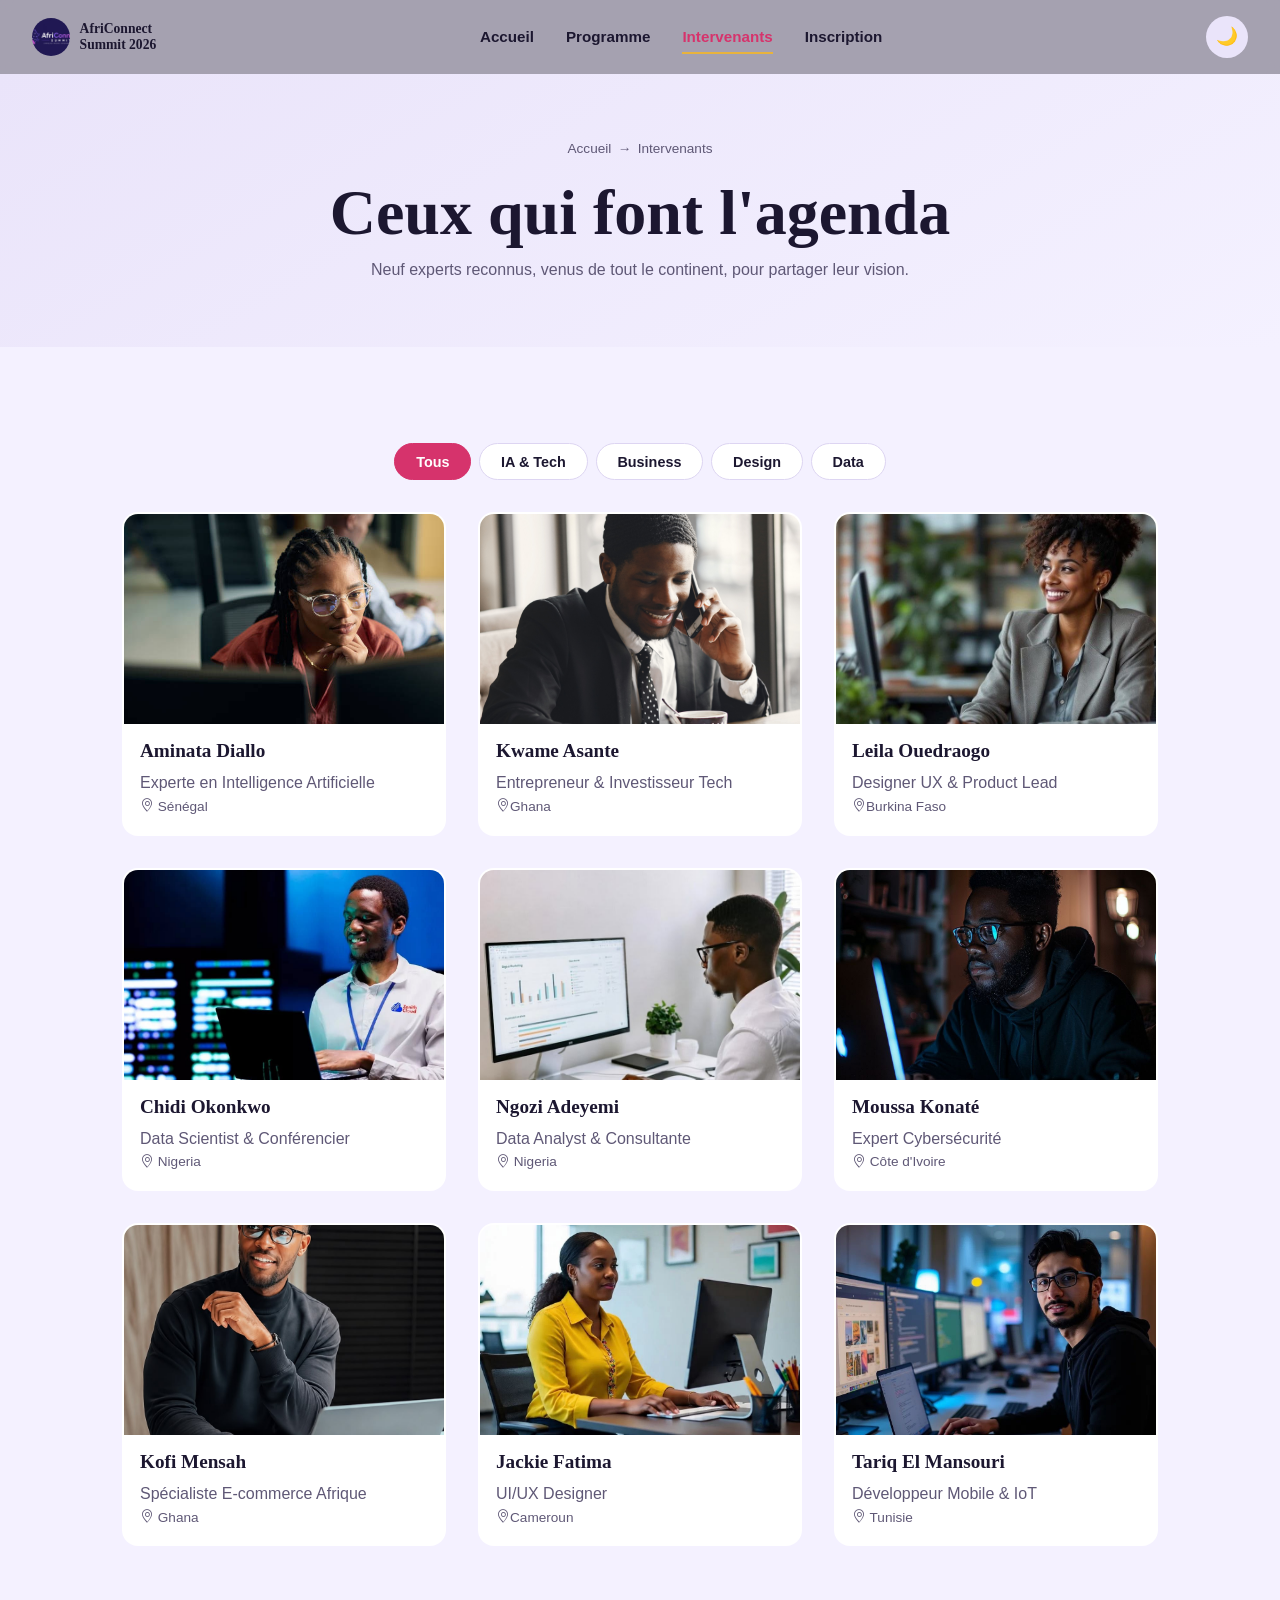
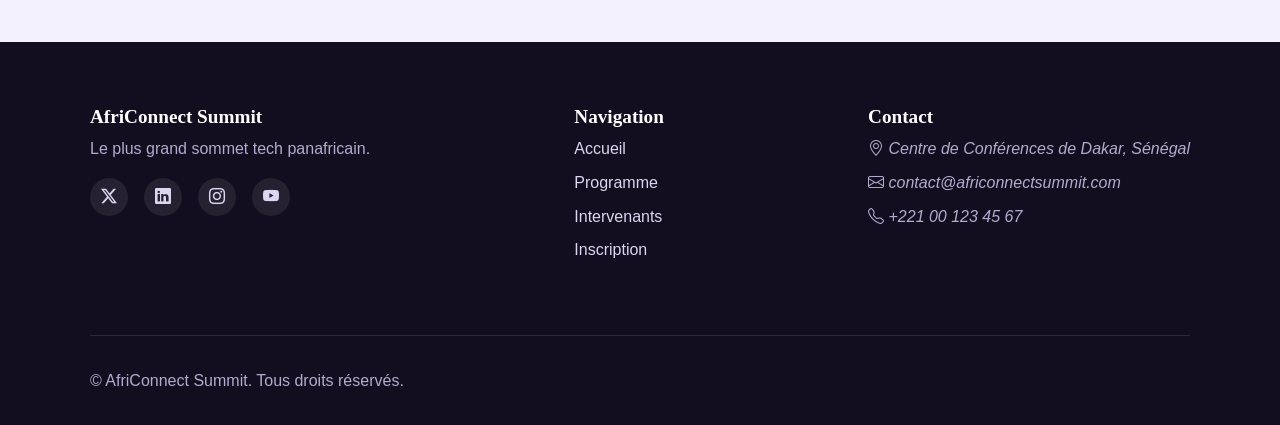
<file: intervenants.html>
<!doctype html>
<html lang="fr" data-theme="light">
  <head>
    <meta charset="UTF-8" />
    <meta name="viewport" content="width=device-width, initial-scale=1.0" />
    <title>AfriConnect Summit</title>
    <link rel="stylesheet" href="css/style.css" />
    <link rel="stylesheet" href="https://cdn.jsdelivr.net/npm/bootstrap-icons@1.11.3/font/bootstrap-icons.css" />

  </head>
  <body>
     <header class="site-header">
      <nav class="navbar" id="navbar" aria-label="Navigation principale">
        <a href="index.html" class="navbar__brand" aria-label="AfriConnect Summit 2026 - Accueil">
          <img src="images/AfriConnet_Logo.jpeg" alt="Logo AfriConnect Summit" class="navbar__logo" />
          <span>AfriConnect<br />Summit 2026</span>
        </a>
        <ul class="navbar__links">
          <li><a href="index.html">Accueil</a></li>
          <li><a href="programme.html">Programme</a></li>
          <li><a href="intervenants.html" aria-current="page">Intervenants</a></li>
          <li><a href="contact.html">Inscription</a></li>
        </ul>
        <div class="navbar__actions">
          
          <button id="btn-theme" class="icon-btn" aria-label="Basculer le mode sombre">
            <span id="theme-icon" aria-hidden="true">🌙</span>
          </button>
        </div>
      </nav>
    </header>

    <main>
      <section class="page-banner" aria-labelledby="intervenants-titre">
        <nav class="breadcrumb" aria-label="Fil d'Ariane">
          <ol>
            <li><a href="index.html">Accueil</a></li>
            <li aria-current="page">Intervenants</li>
          </ol>
        </nav>
        <h1 id="intervenants-titre">Ceux qui font l'agenda</h1>
        <p>Neuf experts reconnus, venus de tout le continent, pour partager leur vision.</p>
      </section>

      <section class="speaker-filters" aria-label="Filtrer les intervenants par thématique">
        <button class="filter-chip filter-chip--actif" data-filtre="tous">Tous</button>
        <button class="filter-chip" data-filtre="ia-tech">IA & Tech</button>
        <button class="filter-chip" data-filtre="business">Business</button>
        <button class="filter-chip" data-filtre="design">Design</button>
        <button class="filter-chip" data-filtre="data">Data</button>
      </section>

      <section class="speaker-grid" aria-labelledby="grille-titre">
        <h2 id="grille-titre" class="sr-only">Liste des intervenants</h2>

        <article class="speaker-card" data-categorie="ia-tech">
          <img src="images/Ign IA.jpg" alt="Photo d'Aminata Diallo, experte en Intelligence Artificielle" />
          <div class="speaker-card__body">
            <h3>Aminata Diallo</h3>
            <p>Experte en Intelligence Artificielle</p>
            <p class="speaker-card__pays"><i class="bi bi-geo-alt" aria-hidden="true"></i> Sénégal</p>
          </div>
        </article>

        <article class="speaker-card" data-categorie="business">
          <img src="images/Entrepreneur.jpg" alt="Photo de Papa Omar Sow, entrepreneur et investisseur tech" />
          <div class="speaker-card__body">
            <h3>Kwame Asante</h3>
            <p>Entrepreneur & Investisseur Tech</p>
            <p class="speaker-card__pays"><i class="bi bi-geo-alt" aria-hidden="true"></i>Ghana</p>
          </div>
        </article>

        <article class="speaker-card" data-categorie="design">
          <img src="images/Designer.jpeg" alt="Photo de Soda Diop, designer UX" />
          <div class="speaker-card__body">
            <h3>Leila Ouedraogo</h3>
            <p>Designer UX & Product Lead</p>
            <p class="speaker-card__pays"><i class="bi bi-geo-alt" aria-hidden="true"></i>Burkina Faso</p>
          </div>
        </article>

        <article class="speaker-card" data-categorie="data">
          <img src="images/Data scientist.jpeg" alt="Photo de Chidi Okonkwo, expert en Data Science" />
          <div class="speaker-card__body">
            <h3>Chidi Okonkwo</h3>
            <p>Data Scientist & Conférencier</p>
            <p class="speaker-card__pays"><i class="bi bi-geo-alt" aria-hidden="true"></i> Nigeria</p>
          </div>
        </article>

        <article class="speaker-card" data-categorie="data">
          <img src="images/Analist.jpeg" alt="Photo de Ngozi Adeyemi, data analyst" />
          <div class="speaker-card__body">
            <h3>Ngozi Adeyemi</h3>
            <p>Data Analyst & Consultante</p>
            <p class="speaker-card__pays"><i class="bi bi-geo-alt" aria-hidden="true"></i> Nigeria</p>
          </div>
        </article>

        <article class="speaker-card" data-categorie="ia-tech">
          <img src="images/cybert.jpeg" alt="Photo de Moussa Konaté, expert en cybersécurité" />
          <div class="speaker-card__body">
            <h3>Moussa Konaté</h3>
            <p>Expert Cybersécurité</p>
            <p class="speaker-card__pays"><i class="bi bi-geo-alt" aria-hidden="true"></i> Côte d'Ivoire</p>
          </div>
        </article>

        <article class="speaker-card" data-categorie="business">
          <img src="images/E-commerce.jpeg" alt="Photo de Kofi Mensah, spécialiste e-commerce" />
          <div class="speaker-card__body">
            <h3>Kofi Mensah</h3>
            <p>Spécialiste E-commerce Afrique</p>
            <p class="speaker-card__pays"><i class="bi bi-geo-alt" aria-hidden="true"></i> Ghana</p>
          </div>
        </article>

        <article class="speaker-card" data-categorie="design">
          <img src="images/DES_UI&UX.jpeg" alt="Photo de Leila Ouedraogo, product designer" />
          <div class="speaker-card__body">
            <h3>Jackie Fatima</h3>
            <p>UI/UX Designer</p>
            <p class="speaker-card__pays"><i class="bi bi-geo-alt" aria-hidden="true"></i>Cameroun</p>
          </div>
        </article>

        <article class="speaker-card" data-categorie="ia-tech">
          <img src="images/Dev_Mobile.jpeg" alt="Photo de Tariq El Mansouri, développeur mobile et IoT" />
          <div class="speaker-card__body">
            <h3>Tariq El Mansouri</h3>
            <p>Développeur Mobile & IoT</p>
            <p class="speaker-card__pays"><i class="bi bi-geo-alt" aria-hidden="true"></i> Tunisie</p>
          </div>
        </article>
      </section>
    </main>

    <footer class="site-footer">
      <div class="site-footer__grid">
        <div class="site-footer__col">
          <h3>AfriConnect Summit</h3>
          <p>Le plus grand sommet tech panafricain.</p>
          <nav class="social-links" aria-label="Réseaux sociaux">
            <a href="#" aria-label="Twitter"><i class="bi bi-twitter-x" aria-hidden="true"></i></a>
            <a href="#" aria-label="LinkedIn"><i class="bi bi-linkedin" aria-hidden="true"></i></a>
            <a href="#" aria-label="Instagram"><i class="bi bi-instagram" aria-hidden="true"></i></a>
            <a href="#" aria-label="YouTube"><i class="bi bi-youtube" aria-hidden="true"></i></a>
          </nav>
        </div>
        <div class="site-footer__col">
          <h3>Navigation</h3>
          <ul>
            <li><a href="index.html">Accueil</a></li>
            <li><a href="programme.html">Programme</a></li>
            <li><a href="intervenants.html">Intervenants</a></li>
            <li><a href="contact.html">Inscription</a></li>
          </ul>
        </div>
        <div class="site-footer__col">
          <h3>Contact</h3>
          <address>
            <p><i class="bi bi-geo-alt" aria-hidden="true"></i> Centre de Conférences de Dakar, Sénégal</p>
            <p><i class="bi bi-envelope" aria-hidden="true"></i> <a href="mailto:contact@africonnectsummit.com">contact@africonnectsummit.com</a></p>
            <p><i class="bi bi-telephone" aria-hidden="true"></i> <a href="tel:+221001234567">+221 00 123 45 67</a></p>
          </address>
        </div>
      </div>
      <div class="site-footer__bottom">
        <p>&copy; <span id="annee-footer"></span> AfriConnect Summit. Tous droits réservés.</p>
        <button id="btn-top" class="back-to-top" aria-label="Retourner en haut de la page">
          <i class="bi bi-arrow-up" aria-hidden="true"></i>
        </button>
      </div>
    </footer
    <script src="js/main.js"></script>
  </body>
</html>
</file>
<file: css/style.css>
/*  1. VARIABLES CSS */
:root {
  --clr-ink: #120e1f;
  --clr-paper: #f4f1ff;
  --clr-magenta: #d6336c;
  --clr-teal: #0f9b8e;
  --clr-gold: #e8b33d;

  --fond-page: var(--clr-paper);
  --fond-carte: #ffffff;
  --fond-alterne: #eae4fa;
  --texte-principal: #1c1730;
  --texte-secondaire: #5f5876;
  --bordure: #ddd5f2;

  --police-titre: "Fraunces", serif;
  --police-texte: "Manrope", sans-serif;

  --esp-xs: 0.5rem;
  --esp-sm: 1rem;
  --esp-md: 2rem;
  --esp-lg: 4rem;
  --esp-xl: 6rem;

  --radius: 16px;
  --ombre: 0 12px 32px rgba(18, 14, 31, 0.1);
  --ombre-forte: 0 22px 48px rgba(18, 14, 31, 0.18);
  --halo-magenta: 0 0 0 4px rgba(214, 51, 108, 0.15), 0 20px 40px rgba(214, 51, 108, 0.25);
  --transition: 0.25s ease;
}

[data-theme="dark"] {
  --fond-page: var(--clr-ink);
  --fond-carte: #1b1530;
  --fond-alterne: #221b3a;
  --texte-principal: #f4f1ff;
  --texte-secondaire: #b3abcf;
  --bordure: #332b52;
  --ombre: 0 12px 32px rgba(0, 0, 0, 0.4);
  --ombre-forte: 0 22px 48px rgba(0, 0, 0, 0.55);
}

/* 2. RESET & BASE */
* {
  margin: 0;
  padding: 0;
  box-sizing: border-box;
}
html {
  scroll-behavior: smooth;
}

body {
  font-family: var(--police-texte);
  background-color: var(--fond-page);
  color: var(--texte-principal);
  line-height: 1.6;
  transition:
    background-color var(--transition),
    color var(--transition);
  overflow-x: hidden;
}

h1,
h2,
h3 {
  font-family: var(--police-titre);
  font-weight: 700;
  line-height: 1.15;
}
h1 {
  font-size: clamp(2.4rem, 5vw, 4rem);
}
h2.section-title {
  font-size: clamp(1.8rem, 3.5vw, 2.6rem);
  margin-bottom: var(--esp-md);
}
h3 {
  font-size: 1.2rem;
  margin-bottom: var(--esp-xs);
}
p {
  color: var(--texte-secondaire);
}
a {
  text-decoration: none;
  color: inherit;
}
img {
  max-width: 100%;
  display: block;
}
ul,
ol {
  list-style: none;
  margin: 0;
  padding: 0;
}
button {
  font-family: var(--police-texte);
  cursor: pointer;
  border: none;
  background: none;
}

.sr-only {
  position: absolute;
  width: 1px;
  height: 1px;
  overflow: hidden;
  clip: rect(0 0 0 0);
}

section {
  padding: var(--esp-xl) var(--esp-md);
}
.section-title {
  text-align: center;
}

a:focus-visible,
button:focus-visible,
input:focus-visible,
select:focus-visible,
textarea:focus-visible,
label:focus-visible {
  outline: 3px solid var(--clr-gold);
  outline-offset: 2px;
}

.btn {
  display: inline-flex;
  align-items: center;
  gap: 0.5rem;
  padding: 0.9rem 1.8rem;
  border-radius: 100px;
  font-weight: 700;
  transition:
    transform var(--transition),
    box-shadow var(--transition),
    background-color var(--transition);
}
.btn--fill {
  background-color: var(--clr-magenta);
  color: #fff;
}
.btn--outline {
  background-color: #fff;
  border: 2px solid #fff;
  color: var(--clr-magenta);
}
.btn--outline:hover {
  background-color: var(--clr-magenta);
  border-color: var(--clr-magenta);
  color: #fff;
}
.btn:hover {
  transform: translateY(-3px);
  box-shadow: var(--ombre);
}
.btn--fill:hover {
  background-color: var(--clr-teal);
}
/* ------------------------------------------------------------
   3. NAVBAR (Flexbox #1)
   ------------------------------------------------------------ */
.site-header {
  position: sticky;
  top: 0;
  z-index: 100;
}

.navbar {
  display: flex;
  align-items: center;
  justify-content: space-between;
  padding: 1rem var(--esp-md);
  background-color: rgba(18, 14, 31, 0.35);
  backdrop-filter: blur(6px);
  transition:
    background-color var(--transition),
    box-shadow var(--transition),
    padding var(--transition);
}

.navbar.scrolled {
  background-color: var(--fond-carte);
  box-shadow: var(--ombre);
  padding: 0.6rem var(--esp-md);
}

.navbar__brand {
  display: flex;
  align-items: center;
  gap: 0.6rem;
  font-family: var(--police-titre);
  font-weight: 700;
  font-size: 0.85rem;
  line-height: 1.2;
}

/* Logo image (remplace l'ancien rond "AC" texte) */
.navbar__logo {
  width: 38px;
  height: 38px;
  border-radius: 50%;
  object-fit: cover;
  flex-shrink: 0;
}

.navbar__links {
  display: flex;
  gap: var(--esp-md);
}

.navbar__links a {
  font-weight: 600;
  font-size: 0.95rem;
  padding: 0.4rem 0;
  border-bottom: 2px solid transparent;
  transition:
    border-color var(--transition),
    color var(--transition);
}

.navbar__links a:hover,
.navbar__links a[aria-current="page"] {
  color: var(--clr-magenta);
  border-color: var(--clr-gold);
}

.navbar__actions {
  display: flex;
  align-items: center;
  gap: var(--esp-sm);
}

.icon-btn {
  width: 42px;
  height: 42px;
  border-radius: 50%;
  background-color: var(--fond-alterne);
  display: flex;
  align-items: center;
  justify-content: center;
  transition:
    transform var(--transition),
    background-color var(--transition);
}
.icon-btn:hover {
  background-color: var(--clr-gold);
  transform: rotate(15deg);
}

#theme-icon {
  font-size: 1.1rem;
  line-height: 1;
}

.hamburger {
  display: none;
  flex-direction: column;
  gap: 5px;
  width: 30px;
}
.hamburger span {
  height: 2px;
  background-color: var(--texte-principal);
  border-radius: 2px;
  transition:
    transform var(--transition),
    opacity var(--transition);
}
.hamburger[aria-expanded="true"] span:nth-child(1) {
  transform: translateY(7px) rotate(45deg);
}
.hamburger[aria-expanded="true"] span:nth-child(2) {
  opacity: 0;
}
.hamburger[aria-expanded="true"] span:nth-child(3) {
  transform: translateY(-7px) rotate(-45deg);
}

/* ------------------------------------------------------------
   4. HERO — fond vidéo/photo + compte à rebours "chiffres nus"
   ------------------------------------------------------------ */
.hero {
  position: relative;
  display: flex;
  align-items: center;
  justify-content: space-between;
  gap: var(--esp-lg);
  min-height: 100vh;
  padding: var(--esp-lg) var(--esp-md);
  overflow: hidden;
  opacity: 0;
  transform: translateY(24px);
  animation: apparition 0.9s ease forwards 0.15s;
}

.hero__bg-video,
.hero__bg-photo {
  position: absolute;
  inset: 0;
  width: 100%;
  height: 100%;
  object-fit: cover;
  z-index: -2;
}

.hero::before {
  content: "";
  position: absolute;
  inset: 0;
  background: linear-gradient(150deg, rgba(18, 14, 31, 0.78) 40%, rgba(18, 14, 31, 0.55) 100%);
  z-index: -1;
}

.hero__content .hero__eyebrow {
  color: var(--clr-gold);
}
.hero__content .hero__title,
.hero__content .hero__text {
  color: #f4f1ff;
}

@keyframes apparition {
  to {
    opacity: 1;
    transform: translateY(0);
  }
}

.hero__content {
  flex: 1 1 480px;
  max-width: 560px;
  position: relative;
  z-index: 1;
}

.hero__eyebrow {
  font-weight: 700;
  text-transform: uppercase;
  letter-spacing: 0.08em;
  font-size: 0.85rem;
  margin-bottom: var(--esp-sm);
}

.hero__title {
  margin-bottom: var(--esp-sm);
}
.hero__text {
  max-width: 480px;
  margin-bottom: var(--esp-md);
}
.hero__cta {
  display: flex;
  gap: var(--esp-sm);
  flex-wrap: wrap;
}

/* Compte à rebours — option "chiffres nus", aligné en bas du hero */
.hero__countdown {
  align-self: flex-end;
  margin-bottom: 2rem;
  margin-top: var(--esp-md);
  position: relative;
  z-index: 1;
}

.countdown-bare {
  display: flex;
  gap: 2rem;
}

.countdown-bare__item span {
  display: block;
  font-family: var(--police-titre);
  font-size: 2rem;
  font-weight: 700;
  color: #fff;
  line-height: 1;
}

.countdown-bare__item small {
  display: block;
  margin-top: 0.3rem;
  font-size: 0.75rem;
  color: var(--clr-gold);
  text-transform: uppercase;
  letter-spacing: 0.06em;
}

/* ------------------------------------------------------------
   5. CHIFFRES CLÉS (CSS Grid #1) — avec hover magenta
   ------------------------------------------------------------ */
.stats {
  text-align: center;
}
.stats__grid {
  display: grid;
  grid-template-columns: repeat(4, 1fr);
  gap: var(--esp-md);
  max-width: 1100px;
  margin: 0 auto;
}

.stats__item {
  background-color: var(--fond-carte);
  border-radius: var(--radius);
  padding: var(--esp-md) var(--esp-sm);
  border-top: 3px solid var(--clr-gold);
  border-left: 2px solid transparent;
  border-right: 2px solid transparent;
  border-bottom: 2px solid transparent;
  transition:
    transform var(--transition),
    box-shadow var(--transition),
    border-color var(--transition);
}
.stats__item:hover {
  transform: translateY(-4px);
  border-color: var(--clr-magenta);
  box-shadow: var(--halo-magenta);
}

.compteur {
  display: block;
  font-family: var(--police-titre);
  font-size: clamp(2rem, 4vw, 3rem);
  font-weight: 700;
  color: var(--clr-magenta);
}

/* ------------------------------------------------------------
   6. POURQUOI PARTICIPER (Flexbox #3) — avec hover magenta
   ------------------------------------------------------------ */
.raisons__liste {
  display: flex;
  gap: var(--esp-md);
  flex-wrap: wrap;
  justify-content: center;
}

.raison {
  flex: 1 1 280px;
  max-width: 340px;
  background-color: var(--fond-carte);
  border-left: 4px solid var(--clr-teal);
  border-top: 2px solid transparent;
  border-right: 2px solid transparent;
  border-bottom: 2px solid transparent;
  border-radius: var(--radius);
  padding: var(--esp-md);
  transition:
    transform var(--transition),
    box-shadow var(--transition),
    border-color var(--transition);
}
.raison:hover {
  transform: translateY(-6px);
  border-color: var(--clr-magenta);
  border-left-color: var(--clr-magenta);
  box-shadow: var(--halo-magenta);
}
.raison i {
  font-size: 1.7rem;
  color: var(--clr-magenta);
  margin-bottom: var(--esp-xs);
}

/* ------------------------------------------------------------
   7. INTERVENANTS VEDETTES (CSS Grid #2)
   ------------------------------------------------------------ */
.speakers-preview__head {
  display: flex;
  justify-content: space-between;
  align-items: center;
  flex-wrap: wrap;
  gap: var(--esp-sm);
  max-width: 1100px;
  margin: 0 auto var(--esp-md);
}
.speakers-preview__head .section-title {
  margin-bottom: 0;
  text-align: left;
}
.speakers-preview__grid {
  display: grid;
  grid-template-columns: repeat(4, 1fr);
  gap: var(--esp-md);
  max-width: 1100px;
  margin: 0 auto;
}

/* ------------------------------------------------------------
   8. CARTE INTERVENANT — avec hover magenta + zoom photo
   ------------------------------------------------------------ */
.speaker-card {
  background-color: var(--fond-carte);
  border-radius: var(--radius);
  overflow: hidden;
  border: 2px solid transparent;
  transition:
    transform var(--transition),
    box-shadow var(--transition),
    border-color var(--transition);
}
.speaker-card:hover {
  transform: translateY(-6px);
  border-color: var(--clr-magenta);
  box-shadow: var(--halo-magenta);
}
.speaker-card.masquee {
  display: none;
}

.speaker-card img {
  width: 100%;
  height: 210px;
  object-fit: cover;
  transition: transform var(--transition);
}
.speaker-card:hover img {
  transform: scale(1.06);
}

.speaker-card__body {
  padding: var(--esp-sm);
}
.speaker-card__pays {
  font-size: 0.85rem;
}

/* ------------------------------------------------------------
   9. TÉMOIGNAGES
   ------------------------------------------------------------ */
.testimonials {
  text-align: center;
}

.testimonials__wrapper {
  display: flex;
  align-items: center;
  gap: var(--esp-sm);
  max-width: 1100px;
  margin: 0 auto;
}

.testimonials__track {
  display: flex;
  gap: var(--esp-md);
  overflow-x: auto;
  scroll-snap-type: x mandatory;
  scroll-behavior: smooth;
  flex: 1;
  padding: 0.5rem 0;
}
.testimonials__track::-webkit-scrollbar {
  display: none;
}

.testimonial-card {
  flex: 0 0 300px;
  scroll-snap-align: start;
  background-color: var(--fond-carte);
  border: 2px solid transparent;
  border-radius: var(--radius);
  overflow: hidden;
  text-align: left;
  transition:
    transform var(--transition),
    box-shadow var(--transition),
    border-color var(--transition);
}
.testimonial-card:hover {
  transform: translateY(-6px);
  border-color: var(--clr-magenta);
  box-shadow: var(--halo-magenta);
}

.testimonial-card__banner {
  background: linear-gradient(135deg, var(--clr-magenta), var(--clr-ink));
  padding: 1.5rem 0;
  display: flex;
  justify-content: center;
}
.testimonial-card__banner img {
  width: 72px;
  height: 72px;
  border-radius: 50%;
  object-fit: cover;
  border: 3px solid #fff;
}

.testimonial-card h3 {
  padding: 1rem 1rem 0;
}
.testimonial-card__role {
  padding: 0 1rem;
  font-size: 0.85rem;
  color: var(--clr-teal);
  font-weight: 600;
}
.testimonial-card__quote {
  padding: 0.8rem 1rem 1.2rem;
  font-size: 0.9rem;
  font-style: italic;
}

.testimonials__nav {
  width: 40px;
  height: 40px;
  border-radius: 50%;
  background-color: var(--fond-alterne);
  color: var(--texte-principal);
  display: flex;
  align-items: center;
  justify-content: center;
  flex-shrink: 0;
  transition: background-color var(--transition);
}
.testimonials__nav:hover {
  background-color: var(--clr-magenta);
  color: #fff;
}

/* ------------------------------------------------------------
   10. SPONSORS — couleurs réelles des médailles (or/argent/bronze)
   ------------------------------------------------------------ */
.sponsors {
  text-align: center;
}
.sponsors__tier {
  margin-bottom: var(--esp-md);
}
.sponsors__row {
  display: flex;
  gap: var(--esp-md);
  flex-wrap: wrap;
  justify-content: center;
  align-items: center;
}
.sponsors__row span {
  border-radius: var(--radius);
  font-weight: 700;
  transition: transform var(--transition);
}
.sponsors__row span:hover {
  transform: translateY(-3px);
}

.sponsors__tier--or span {
  background: linear-gradient(135deg, #ffd983, #e8b33d);
  color: #3b2b06;
  padding: 1.4rem 2.2rem;
  font-size: 1.1rem;
}
.sponsors__tier--argent span {
  background: linear-gradient(135deg, #ececf3, #b9b9c6);
  color: #2c2c34;
  padding: 1rem 1.6rem;
  font-size: 0.95rem;
}
.sponsors__tier--bronze span {
  background: linear-gradient(135deg, #d8a873, #a9673a);
  color: #3a2312;
  padding: 0.7rem 1.2rem;
  font-size: 0.85rem;
}

/* ------------------------------------------------------------
   11. FOOTER (Flexbox #4)
   ------------------------------------------------------------ */
.site-footer {
  background-color: var(--clr-ink);
  color: #dcd6f0;
  padding: var(--esp-lg) var(--esp-md) var(--esp-md);
}
.site-footer h3 {
  color: #fff;
}
.site-footer p {
  color: #b3abcf;
}
.site-footer__grid {
  display: flex;
  gap: var(--esp-lg);
  flex-wrap: wrap;
  justify-content: space-between;
  max-width: 1100px;
  margin: 0 auto var(--esp-lg);
}

.social-links {
  display: flex;
  gap: var(--esp-sm);
  margin-top: var(--esp-sm);
}
.social-links a {
  width: 38px;
  height: 38px;
  border-radius: 50%;
  background-color: rgba(255, 255, 255, 0.08);
  display: flex;
  align-items: center;
  justify-content: center;
  transition:
    background-color var(--transition),
    transform var(--transition);
}
.social-links a:hover {
  background-color: var(--clr-magenta);
  transform: translateY(-3px);
}

.site-footer__col ul li {
  margin-bottom: 0.5rem;
}
.site-footer__col ul a:hover {
  color: var(--clr-gold);
}
.site-footer__col address p {
  margin-bottom: 0.5rem;
}
.site-footer__col address a:hover {
  color: var(--clr-gold);
}

.site-footer__bottom {
  display: flex;
  justify-content: space-between;
  align-items: center;
  max-width: 1100px;
  margin: 0 auto;
  padding-top: var(--esp-md);
  border-top: 1px solid rgba(255, 255, 255, 0.1);
}

.back-to-top {
  width: 44px;
  height: 44px;
  border-radius: 50%;
  background-color: var(--clr-magenta);
  color: #fff;
  display: flex;
  align-items: center;
  justify-content: center;
  position: fixed;
  bottom: 24px;
  right: 24px;
  opacity: 0;
  pointer-events: none;
  transform: translateY(10px);
  transition:
    opacity var(--transition),
    transform var(--transition),
    background-color var(--transition);
  z-index: 90;
}
.back-to-top.visible {
  opacity: 1;
  pointer-events: auto;
  transform: translateY(0);
}
.back-to-top:hover {
  background-color: var(--clr-teal);
}

/* ------------------------------------------------------------
   12. BANNIÈRE INTERNE + FIL D'ARIANE (bug numérotation corrigé)
   ------------------------------------------------------------ */
.page-banner {
  background: linear-gradient(150deg, var(--fond-alterne), var(--fond-page));
  text-align: center;
  padding: var(--esp-lg) var(--esp-md);
}

.breadcrumb ol {
  list-style: none;
  margin: 0;
  padding: 0;
  display: flex;
  justify-content: center;
  gap: 0.4rem;
  font-size: 0.85rem;
  color: var(--texte-secondaire);
  margin-bottom: var(--esp-sm);
}
.breadcrumb ol li:not(:last-child)::after {
  content: "→";
  margin-left: 0.4rem;
}
.breadcrumb a:hover {
  color: var(--clr-magenta);
}
.page-banner h1 {
  margin-bottom: var(--esp-xs);
}

/* ------------------------------------------------------------
   13. PROGRAMME — Onglets, tableaux, thématiques (hover magenta)
   ------------------------------------------------------------ */
.agenda__tabs {
  display: flex;
  gap: var(--esp-sm);
  justify-content: center;
  margin-bottom: var(--esp-md);
  flex-wrap: wrap;
}
.tab {
  display: flex;
  align-items: center;
  gap: 0.5rem;
  padding: 0.8rem 1.4rem;
  border-radius: 100px;
  background-color: var(--fond-alterne);
  font-weight: 600;
  transition:
    background-color var(--transition),
    color var(--transition);
}
.tab__num {
  font-family: var(--police-titre);
  font-weight: 700;
  opacity: 0.6;
}
.tab--actif {
  background-color: var(--clr-magenta);
  color: #fff;
}
.tab--actif .tab__num {
  opacity: 1;
}

.agenda__panel {
  display: none;
  max-width: 950px;
  margin: 0 auto;
  overflow-x: auto;
}
.agenda__panel--actif {
  display: block;
}

table {
  width: 100%;
  border-collapse: collapse;
  background-color: var(--fond-carte);
  border-radius: var(--radius);
  overflow: hidden;
  box-shadow: var(--ombre);
}
thead {
  background-color: var(--clr-ink);
}
thead th {
  color: #fff;
  text-align: left;
  padding: 0.9rem 1rem;
  font-family: var(--police-titre);
  font-size: 0.9rem;
}
tbody td {
  padding: 0.9rem 1rem;
  border-bottom: 1px solid var(--bordure);
  font-size: 0.9rem;
}
tbody tr:nth-child(even) {
  background-color: var(--fond-alterne);
}
tbody tr:hover {
  background-color: var(--clr-gold);
  color: var(--clr-ink);
}

.themes__grid {
  display: grid;
  grid-template-columns: repeat(2, 1fr);
  gap: var(--esp-md);
  max-width: 900px;
  margin: 0 auto;
}
.theme-card {
  background-color: var(--fond-carte);
  border: 2px solid transparent;
  border-radius: var(--radius);
  padding: var(--esp-md);
  transition:
    transform var(--transition),
    box-shadow var(--transition),
    border-color var(--transition);
}
.theme-card:hover {
  transform: translateY(-4px);
  border-color: var(--clr-magenta);
  box-shadow: var(--halo-magenta);
}
.theme-card i {
  font-size: 1.6rem;
  color: var(--clr-teal);
  margin-bottom: var(--esp-xs);
}

/* ------------------------------------------------------------
   14. INTERVENANTS — Filtres & grille (CSS Grid #3)
   ------------------------------------------------------------ */
.speaker-filters {
  display: flex;
  gap: var(--esp-xs);
  justify-content: center;
  flex-wrap: wrap;
  padding-bottom: var(--esp-md);
}
.filter-chip {
  padding: 0.6rem 1.3rem;
  border-radius: 100px;
  border: 1px solid var(--bordure);
  background-color: var(--fond-carte);
  color: var(--texte-principal);
  font-weight: 600;
  font-size: 0.9rem;
  transition:
    background-color var(--transition),
    color var(--transition),
    border-color var(--transition);
}
.filter-chip--actif,
.filter-chip:hover {
  background-color: var(--clr-magenta);
  color: #fff;
  border-color: var(--clr-magenta);
}

.speaker-grid {
  display: grid;
  grid-template-columns: repeat(3, 1fr);
  gap: var(--esp-md);
  max-width: 1100px;
  margin: 0 auto;
  padding-top: 0;
}

/* ------------------------------------------------------------
   15. CONTACT — Formulaire + infos (Flexbox #5, colonnes inversées)
   ------------------------------------------------------------ */
.registration__grid {
  display: flex;
  gap: var(--esp-lg);
  max-width: 1100px;
  margin: 0 auto;
  align-items: flex-start;
  flex-wrap: wrap;
}
.registration__infos {
  flex: 1 1 340px;
  background-color: var(--fond-alterne);
  border-radius: var(--radius);
  padding: var(--esp-md);
}
.registration__infos address p {
  margin-bottom: var(--esp-xs);
}
.registration__infos a:hover {
  color: var(--clr-magenta);
}
.registration__map iframe {
  border: 0;
  border-radius: 10px;
  width: 100%;
  margin-top: var(--esp-sm);
}
.registration__form {
  flex: 1 1 480px;
}

.field {
  margin-bottom: var(--esp-sm);
}
.field label {
  display: block;
  font-weight: 700;
  margin-bottom: 0.4rem;
  font-size: 0.9rem;
}
.field input,
.field select,
.field textarea {
  width: 100%;
  padding: 0.8rem 1rem;
  border: 1.5px solid var(--bordure);
  border-radius: 10px;
  background-color: var(--fond-carte);
  color: var(--texte-principal);
  font-family: var(--police-texte);
  font-size: 0.95rem;
  transition: border-color var(--transition);
}
.field input:focus,
.field select:focus,
.field textarea:focus {
  border-color: var(--clr-magenta);
  outline: none;
}
.field.champ-valide input,
.field.champ-valide select,
.field.champ-valide textarea {
  border-color: #2ecc71;
}
.field.champ-invalide input,
.field.champ-invalide select,
.field.champ-invalide textarea {
  border-color: #e74c3c;
}

.erreur-msg {
  display: block;
  color: #e74c3c;
  font-size: 0.8rem;
  margin-top: 0.3rem;
  min-height: 1.1em;
}
.success-box {
  margin-top: var(--esp-sm);
  padding: var(--esp-sm);
  border-radius: 10px;
  background-color: rgba(46, 204, 113, 0.12);
  color: #2ecc71;
  font-weight: 700;
}

/* ------------------------------------------------------------
   16. FAQ — Accordéon CSS pur via :checked
   ------------------------------------------------------------ */
.accordion {
  max-width: 800px;
  margin: 0 auto;
}
.accordion__item {
  background-color: var(--fond-carte);
  border: 1px solid var(--bordure);
  border-radius: var(--radius);
  margin-bottom: var(--esp-xs);
  overflow: hidden;
}
.accordion__toggle {
  position: absolute;
  opacity: 0;
  pointer-events: none;
}
.accordion__label {
  display: flex;
  justify-content: space-between;
  align-items: center;
  cursor: pointer;
  padding: var(--esp-sm) var(--esp-md);
  font-family: var(--police-titre);
  font-weight: 700;
  font-size: 1rem;
}
.accordion__label::after {
  content: "+";
  font-size: 1.4rem;
  color: var(--clr-magenta);
  transition: transform var(--transition);
}
.accordion__content {
  max-height: 0;
  overflow: hidden;
  padding: 0 var(--esp-md);
  transition:
    max-height 0.35s ease,
    padding var(--transition);
}
.accordion__content p {
  padding-bottom: var(--esp-sm);
}
.accordion__toggle:checked ~ .accordion__label::after {
  transform: rotate(45deg);
}
.accordion__toggle:checked ~ .accordion__content {
  max-height: 300px;
}

/* ------------------------------------------------------------
   17. ANIMATIONS AU SCROLL (IntersectionObserver)
   ------------------------------------------------------------ */
.au-scroll {
  opacity: 0;
  transition:
    opacity 0.7s ease,
    transform 0.7s ease;
}
.au-scroll.fade-in {
  transform: translateY(30px);
}
.au-scroll.slide-in {
  transform: translateX(-40px);
}
.au-scroll.zoom-in {
  transform: scale(0.85);
}
.au-scroll.visible {
  opacity: 1;
  transform: translate(0) scale(1);
}

/* ------------------------------------------------------------
   18. RESPONSIVE
   ------------------------------------------------------------ */
@media (max-width: 1200px) {
  .stats__grid,
  .speakers-preview__grid {
    grid-template-columns: repeat(2, 1fr);
  }
  .speaker-grid {
    grid-template-columns: repeat(2, 1fr);
  }
}

@media (max-width: 768px) {
  .hero {
    flex-direction: column;
    text-align: center;
  }
  .hero__cta {
    justify-content: center;
  }
  .hero__countdown {
    align-self: center;
  }
  .countdown-bare {
    justify-content: center;
    gap: 1.2rem;
  }

  .navbar__links {
    position: fixed;
    top: 72px;
    left: 0;
    right: 0;
    flex-direction: column;
    background-color: var(--fond-carte);
    padding: var(--esp-md);
    gap: var(--esp-sm);
    box-shadow: var(--ombre);
    transform: translateY(-150%);
    transition: transform var(--transition);
  }
  .navbar__links--open {
    transform: translateY(0);
  }
  .hamburger {
    display: flex;
  }

  .registration__grid {
    flex-direction: column;
  }
  .themes__grid {
    grid-template-columns: 1fr;
  }
  .site-footer__bottom {
    flex-direction: column;
    gap: var(--esp-sm);
    text-align: center;
  }
}

@media (max-width: 480px) {
  section {
    padding: var(--esp-lg) var(--esp-sm);
  }
  .stats__grid,
  .speakers-preview__grid,
  .speaker-grid {
    grid-template-columns: 1fr;
  }
  .countdown-bare {
    gap: 0.8rem;
  }
  .countdown-bare__item span {
    font-size: 1.5rem;
  }
  .agenda__tabs {
    gap: var(--esp-xs);
  }
  .tab {
    padding: 0.6rem 1rem;
    font-size: 0.82rem;
  }
}
</file>
